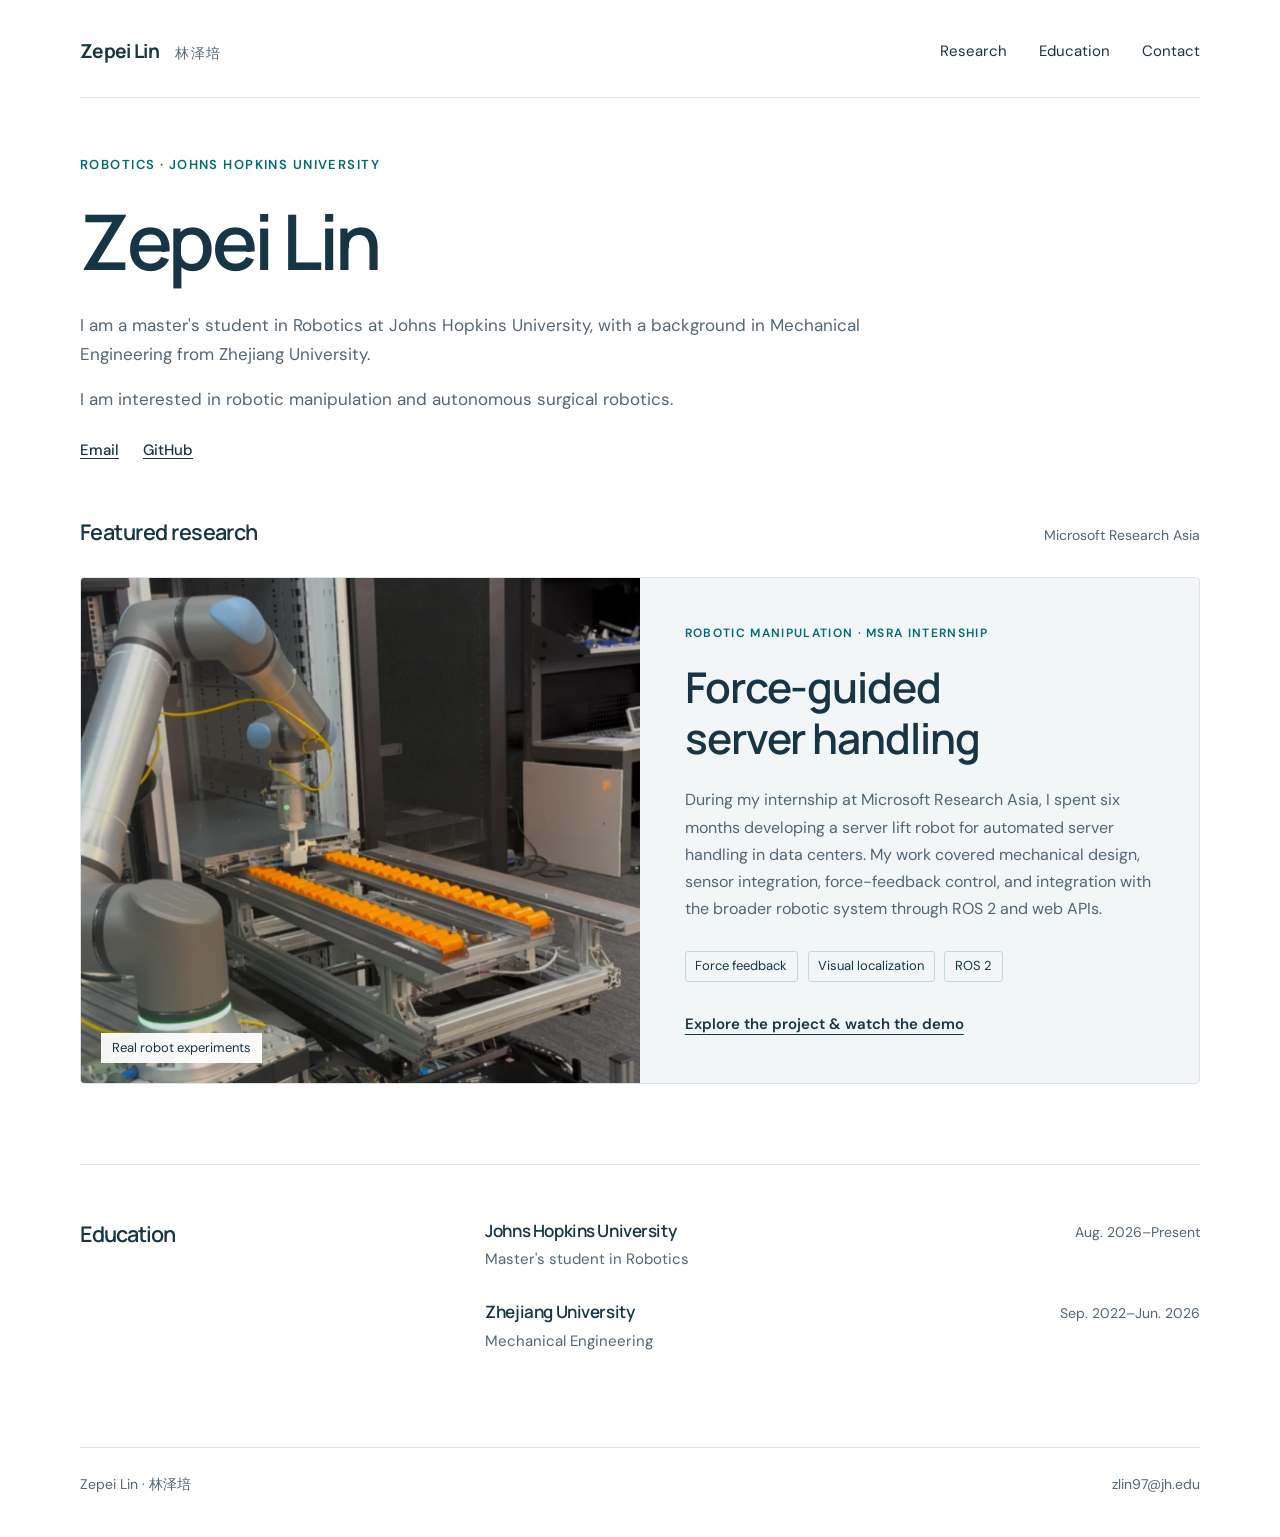
<file: index.html>
<!DOCTYPE html>
<html lang="en">
<head>
  <meta charset="UTF-8">
  <meta name="viewport" content="width=device-width, initial-scale=1">
  <meta name="description" content="Zepei Lin, robotics master's student at Johns Hopkins University. Research on force-guided robotic server handling at Microsoft Research Asia.">
  <meta name="theme-color" content="#173c50">
  <title>Zepei Lin | Robotics</title>
  <link rel="stylesheet" href="style.css">
</head>
<body>
  <a class="skip-link" href="#main">Skip to content</a>
  <header class="site-header wrap">
    <a class="wordmark" href="index.html">Zepei Lin<span>林泽培</span></a>
    <nav aria-label="Main navigation"><a href="#research">Research</a><a href="#education">Education</a><a href="mailto:zlin97@jh.edu">Contact</a></nav>
  </header>
  <main id="main" class="wrap">
    <section class="intro" aria-labelledby="intro-title">
      <p class="eyebrow">Robotics · Johns Hopkins University</p>
      <h1 id="intro-title">Zepei Lin</h1>
      <div class="intro-copy">
        <p>I am a master's student in Robotics at Johns Hopkins University, with a background in Mechanical Engineering from Zhejiang University.</p>
        <p>I am interested in robotic manipulation and autonomous surgical robotics.</p>
        <div class="text-links"><a href="mailto:zlin97@jh.edu">Email</a><a href="https://github.com/Edward-Lin-maker">GitHub</a></div>
      </div>
    </section>
    <section id="research" class="research-section" aria-labelledby="research-title">
      <div class="section-heading"><h2 id="research-title">Featured research</h2><span>Microsoft Research Asia</span></div>
      <a class="project-link" href="server-robot.html">
        <div class="project-image"><img src="assets/images/system-overview.webp" width="740" height="649" alt="A robot arm working beside the instrumented server lift in front of a server rack."><span class="image-label">Real robot experiments</span></div>
        <div class="project-copy">
          <p class="eyebrow">Robotic manipulation · MSRA internship</p>
          <h3>Force-guided<br>server handling</h3>
          <p>During my internship at Microsoft Research Asia, I spent six months developing a server lift robot for automated server handling in data centers. My work covered mechanical design, sensor integration, force-feedback control, and integration with the broader robotic system through ROS 2 and web APIs.</p>
          <div class="tags" aria-label="Project topics"><span>Force feedback</span><span>Visual localization</span><span>ROS 2</span></div>
          <span class="project-cta">Explore the project &amp; watch the demo</span>
        </div>
      </a>
    </section>
    <section id="education" class="education-section" aria-labelledby="education-title">
      <h2 id="education-title">Education</h2>
      <div class="education-list">
        <div class="education-row"><div><h3>Johns Hopkins University</h3><p>Master's student in Robotics</p></div><p class="date">Aug. 2026–Present</p></div>
        <div class="education-row"><div><h3>Zhejiang University</h3><p>Mechanical Engineering</p></div><p class="date">Sep. 2022–Jun. 2026</p></div>
      </div>
    </section>
  </main>
  <footer class="site-footer wrap"><span>Zepei Lin · 林泽培</span><a href="mailto:zlin97@jh.edu">zlin97@jh.edu</a></footer>
</body>
</html>
</file>
<file: style.css>
@import url('https://fonts.googleapis.com/css2?family=DM+Sans:wght@400;500;600;700&family=Manrope:wght@400;500;600;700;800&display=swap');
:root{--ink:#173544;--muted:#536674;--accent:#006a77;--line:#dce4e8;--wash:#f2f6f7;--paper:#fff;--heading:'Manrope',-apple-system,BlinkMacSystemFont,'Segoe UI',sans-serif;--body:'DM Sans',-apple-system,BlinkMacSystemFont,'Segoe UI',sans-serif}
*{box-sizing:border-box}html{scroll-behavior:smooth;scroll-padding-top:5rem}body{margin:0;background:var(--paper);color:var(--ink);font-family:var(--body);font-size:1rem;line-height:1.7}a{color:inherit;text-underline-offset:.22em}a:hover{color:var(--accent)}a:focus-visible,button:focus-visible,select:focus-visible,video:focus-visible{outline:3px solid var(--accent);outline-offset:5px}img,video{max-width:100%;display:block}img{height:auto}figure{margin:0}p{margin:0 0 1rem}h1,h2,h3{font-family:var(--heading);font-weight:600;line-height:1.2;letter-spacing:-.045em;margin:0}h1{font-size:clamp(2.8rem,6vw,4.8rem)}h2{font-size:clamp(1.7rem,3vw,2.25rem)}h3{font-size:1.25rem;letter-spacing:-.025em}figcaption{font-size:.875rem;color:var(--muted);line-height:1.6;margin-top:.85rem}.wrap{width:min(1120px,calc(100% - 96px));margin-inline:auto}.skip-link{position:absolute;top:-100px;left:1rem;z-index:10;background:var(--ink);color:#fff;padding:.8rem}.skip-link:focus{top:1rem}.site-header{display:flex;justify-content:space-between;align-items:center;gap:2rem;padding-top:2.2rem;padding-bottom:1.8rem;border-bottom:1px solid var(--line)}.wordmark{text-decoration:none;font-family:var(--heading);font-size:1.2rem;font-weight:700;letter-spacing:-.035em;white-space:nowrap}.wordmark span{display:inline-block;font-family:var(--body);font-size:.875rem;font-weight:400;color:var(--muted);letter-spacing:.12em;margin-left:1rem}.site-header nav{display:flex;gap:2rem;font-size:.9375rem}.site-header nav a{text-decoration:none}.eyebrow{text-transform:uppercase;font-weight:600;font-size:.8125rem;letter-spacing:.11em;color:var(--accent);margin-bottom:1.2rem}.intro{padding-top:3.5rem;padding-bottom:3.5rem}.intro h1{max-width:950px}.intro-copy{max-width:780px;margin-top:1.5rem;color:var(--muted);font-size:1.0625rem}.text-links{display:flex;flex-wrap:wrap;gap:1.5rem;margin-top:1.5rem;color:var(--ink);font-size:.9375rem;font-weight:500}.section-heading{display:flex;align-items:baseline;justify-content:space-between;gap:2rem;margin-bottom:1.8rem}.section-heading>span{font-size:.875rem;color:var(--muted);white-space:nowrap}.research-section{padding-bottom:5rem}.research-section>.section-heading h2{font-size:1.35rem;letter-spacing:-.025em}.project-link{display:grid;grid-template-columns:1fr 1fr;text-decoration:none;background:var(--wash);border:1px solid var(--line);border-radius:4px;overflow:hidden;transition:border-color .2s}.project-link:hover{border-color:var(--accent);color:var(--ink)}.project-image{position:relative;background:#d9e0e1;min-height:460px}.project-image img{width:100%;height:100%;object-fit:cover}.image-label{position:absolute;bottom:1.25rem;left:1.25rem;background:rgba(255,255,255,.94);font-size:.8125rem;padding:.25rem .7rem;color:var(--ink)}.project-copy{padding:2.8rem;align-self:center}.project-copy .eyebrow{font-size:.75rem}.project-copy h3{font-size:clamp(2rem,3.5vw,2.65rem);margin-bottom:1.4rem}.project-copy>p:not(.eyebrow){color:var(--muted)}.tags{display:flex;flex-wrap:wrap;gap:.6rem;margin:1.8rem 0}.tags span{font-size:.8125rem;border:1px solid #c6d7db;border-radius:3px;padding:.2rem .6rem}.project-cta{font-size:.9375rem;font-weight:600;text-decoration:underline;text-underline-offset:.3em}.education-section{display:grid;grid-template-columns:1fr 2fr;gap:3rem;border-top:1px solid var(--line);padding-top:3.5rem;padding-bottom:4rem}.education-section>h2{font-size:1.35rem}.education-row{display:flex;justify-content:space-between;gap:2rem;padding:0 0 1.8rem}.education-row h3{font-size:1.0625rem}.education-row p{font-size:.9375rem;color:var(--muted);margin:.4rem 0 0}.education-row .date{font-size:.875rem;white-space:nowrap;margin:0}.site-footer{display:flex;justify-content:space-between;gap:1rem;border-top:1px solid var(--line);padding-block:1.6rem 2.5rem;color:var(--muted);font-size:.875rem}.site-footer a{text-decoration:none}.project-hero{padding-top:4.5rem;padding-bottom:3.5rem}.project-hero h1{font-size:clamp(3rem,6.5vw,5.2rem)}.project-deck{max-width:760px;margin-top:1.7rem;font-size:1.2rem;line-height:1.65;color:var(--muted)}.project-meta{display:flex;align-items:center;gap:2rem;font-size:.9375rem;margin:1.6rem 0 2.6rem}.project-meta>span{color:var(--muted)}.demo-figure video{width:100%;aspect-ratio:16/9;background:#10191d;border-radius:4px;object-fit:contain}.demo-controls{display:flex;align-items:center;flex-wrap:wrap;gap:.75rem;padding:1rem 0 .2rem;font-size:.875rem}.demo-controls[hidden],.video-error[hidden]{display:none}.demo-controls label{font-weight:500}.demo-controls select{appearance:none;-webkit-appearance:none;font:inherit;color:var(--ink);background:#fff url('data:image/svg+xml,%3Csvg xmlns=%22http://www.w3.org/2000/svg%22 width=%2212%22 height=%228%22 viewBox=%220 0 12 8%22%3E%3Cpath d=%22m1 1 5 5 5-5%22 stroke=%22%23173544%22 fill=%22none%22 stroke-width=%221.5%22/%3E%3C/svg%3E') right .8rem center/12px 8px no-repeat;border:1px solid var(--line);border-radius:3px;padding:.5rem 2.2rem .5rem .7rem;max-width:100%}.demo-progress{color:var(--muted);margin-left:auto;font-variant-numeric:tabular-nums}.video-error{background:var(--wash);padding:1rem;margin:.7rem 0;font-size:.9375rem}.project-nav{border-top:1px solid var(--line);border-bottom:1px solid var(--line);background:rgba(255,255,255,.96);position:sticky;top:0;z-index:3}.project-nav>.wrap{display:flex;gap:2rem;overflow-x:auto;padding-block:.9rem}.project-nav a{font-size:.875rem;text-decoration:none;white-space:nowrap}.article-section{padding-block:4.5rem;border-bottom:1px solid var(--line)}.overview-section{display:grid;grid-template-columns:.9fr 1.1fr;gap:4rem}.prose{color:var(--muted)}.prose p:last-child{margin-bottom:0}.method-flow{display:grid;grid-template-columns:repeat(3,1fr);gap:2.5rem;padding:2.5rem 0;border-bottom:1px solid var(--line)}.method-flow>div{padding-top:1rem;border-top:2px solid var(--accent)}.method-flow h3{font-size:1.125rem;margin-bottom:.8rem}.method-flow p{font-size:.9375rem;color:var(--muted);margin:0}.hardware-layout{display:grid;grid-template-columns:.9fr 1.1fr;gap:4rem}.hardware-main{padding:1.5rem;background:var(--wash);align-self:start}.hardware-main>img{max-height:440px;width:100%;object-fit:contain}.tool-pair{display:grid;grid-template-columns:1fr 1fr;gap:1.25rem;margin-top:2rem}.tool-pair figure{background:var(--wash);padding:1rem}.tool-pair img{height:150px;width:100%;object-fit:contain}.tool-pair figcaption{font-size:.8125rem}.section-intro{max-width:850px;color:var(--muted);font-size:1.0625rem;margin-bottom:2.3rem}.localization-grid{display:grid;grid-template-columns:1fr 1fr;column-gap:3.5rem;row-gap:2rem}.method-step h3{font-size:1.125rem;margin-bottom:.9rem}.method-step p{color:var(--muted);font-size:.9375rem}.transform-panel{display:grid;grid-template-columns:1fr 1fr;gap:3rem;background:var(--wash);padding:2.25rem;margin-top:2rem;border-left:3px solid var(--accent)}.transform-panel h3{margin-bottom:1rem}.transform-panel p{color:var(--muted);font-size:.9375rem}.transform-panel .eyebrow{font-size:.75rem;margin-bottom:.7rem}.transform-panel>div>p:last-child{margin-bottom:0}.equations{align-self:center}.equations p{margin:0 0 1.4rem}.equations span{display:block}.equations span:first-child{font-size:.8125rem;margin-bottom:.35rem}.equations .formula{font-family:Georgia,'Times New Roman',serif;font-size:1.6rem;color:var(--ink);white-space:nowrap}.formula sub{font-size:.65em;letter-spacing:.025em}.method-note{font-size:.875rem;color:var(--muted);margin:1.3rem 0 0;max-width:850px}.contact-layout{display:grid;grid-template-columns:1.1fr .9fr;gap:3.5rem}.contact-layout figure{align-self:start}.contact-layout img{border-radius:3px}.result-panel{display:grid;grid-template-columns:1fr 1.3fr;column-gap:3rem;row-gap:1.4rem;background:#163d4d;color:#fff;padding:2.5rem;margin-top:2.7rem;border-radius:4px}.result-panel .eyebrow{color:#b3e2df;font-size:.75rem}.result-panel h3{font-size:1.8rem}.result-comparison{display:flex;gap:3rem;align-self:center;justify-content:space-between}.result-comparison strong{font-family:var(--heading);font-size:3.3rem;font-weight:500;line-height:1.1;letter-spacing:-.06em}.result-comparison strong span{font-size:1.5rem;margin-left:.2rem}.result-comparison p{font-size:.8125rem;color:#c4d9df;margin:.6rem 0 0}.result-note{grid-column:1/-1;font-size:.8125rem;color:#c4d9df;border-top:1px solid #42616e;padding-top:1.2rem;margin:0}.contributions-section{display:grid;grid-template-columns:.9fr 1.1fr;gap:4rem;border-bottom:0;padding-bottom:5rem}.prose ul{padding-left:1.2rem}.prose li{padding-left:.2rem;margin-bottom:.7rem}
@media(min-width:1400px){.intro{padding-top:4rem}}
@media(max-width:900px){.wrap{width:calc(100% - 64px)}.project-copy{padding:2rem}.project-image{min-height:400px}.section-heading{display:block}.section-heading>span{display:block;margin-top:.7rem}.overview-section,.hardware-layout,.contributions-section{gap:2.5rem;grid-template-columns:1fr 1.2fr}.transform-panel{gap:2rem;padding:1.7rem}.contact-layout{gap:2rem}.result-panel{grid-template-columns:1fr}.result-comparison{justify-content:flex-start;gap:4rem}.education-section{grid-template-columns:1fr 2.5fr}}
@media(max-width:650px){html{scroll-padding-top:4rem}.wrap{width:calc(100% - 40px)}.site-header{padding-top:1.4rem;padding-bottom:1.3rem;gap:1rem}.wordmark span{display:none}.site-header nav{gap:1rem;font-size:.8125rem}.intro{padding-top:3.5rem;padding-bottom:3.5rem}.intro h1{font-size:2.65rem}.intro-copy{font-size:1rem}.project-link{grid-template-columns:1fr}.project-image{height:340px;min-height:0}.project-image img{object-position:center 42%}.project-copy{padding:1.75rem}.project-copy h3{font-size:2.2rem}.research-section{padding-bottom:3.5rem}.education-section{display:block;padding-top:2.5rem;padding-bottom:2rem}.education-section>h2{margin-bottom:2rem}.education-row{gap:1rem}.education-row h3{font-size:1rem}.education-row .date{font-size:.75rem}.site-footer{flex-direction:column;gap:.4rem}.project-hero{padding-top:3rem;padding-bottom:2rem}.project-hero h1{font-size:3rem}.project-deck{font-size:1.0625rem}.project-meta{gap:1.3rem;flex-wrap:wrap;font-size:.875rem}.project-nav>.wrap{gap:1.4rem}.article-section{padding-block:3rem}.overview-section,.hardware-layout,.contact-layout,.contributions-section{display:block}.overview-section>div:first-child,.contributions-section>div:first-child{margin-bottom:1.7rem}.method-flow{grid-template-columns:1fr;gap:1.5rem;padding-block:2rem}.hardware-main{margin-bottom:2rem}.hardware-main>img{max-height:360px}.localization-grid{grid-template-columns:1fr;gap:1rem}.transform-panel{grid-template-columns:1fr;gap:1.3rem;padding:1.5rem}.equations .formula{font-size:1.5rem}.contact-layout figure{margin-top:2rem}.result-panel{padding:1.75rem;margin-top:2rem;gap:1.8rem}.result-comparison{gap:2rem;justify-content:space-between}.result-comparison strong{font-size:2.7rem}.result-comparison>div{flex:1}.result-panel h3{font-size:1.65rem}.demo-progress{margin-left:0;width:100%}.tool-pair img{height:120px}}
@media(prefers-reduced-motion:reduce){html{scroll-behavior:auto}*{transition:none!important}}
</file>
